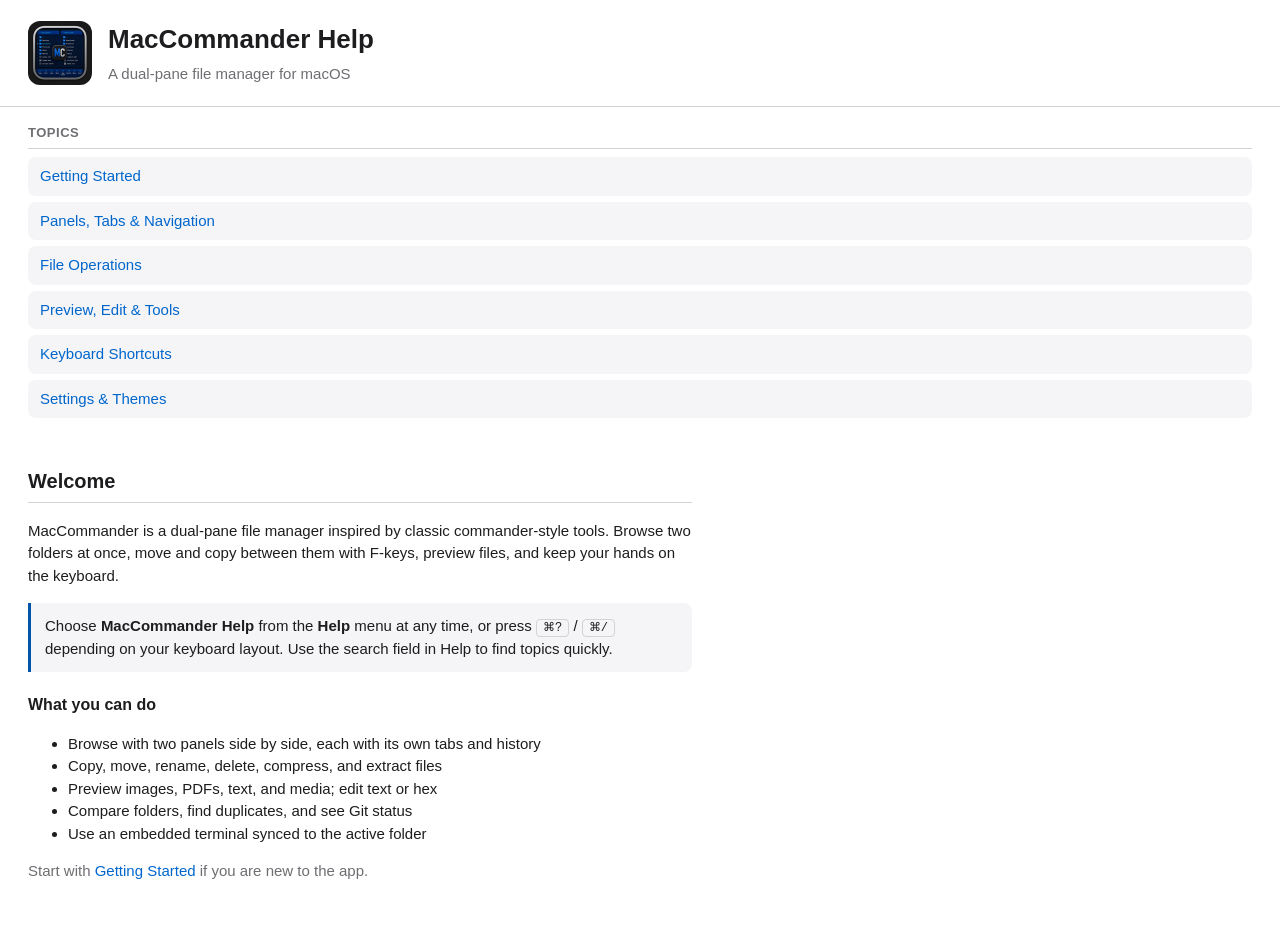
<file: MacCommander/Resources/MacCommander.help/Contents/Resources/English.lproj/index.html>
<!DOCTYPE html>
<html lang="en">
<head>
  <meta charset="utf-8">
  <meta name="viewport" content="width=device-width, initial-scale=1">
  <title>MacCommander Help</title>
  <meta name="AppleTitle" content="MacCommander Help">
  <meta name="AppleKnowledgeBaseProduct" content="MacCommander">
  <meta name="description" content="Learn how to use MacCommander, a dual-pane file manager for macOS.">
  <link rel="stylesheet" href="css/help.css">
</head>
<body>
  <header class="banner">
    <img src="../shrd/icon.png" alt="MacCommander">
    <div>
      <h1>MacCommander Help</h1>
      <p>A dual-pane file manager for macOS</p>
    </div>
  </header>

  <nav class="toc" aria-label="Topics">
    <h2>Topics</h2>
    <ul>
      <li><a href="getting-started.html">Getting Started</a></li>
      <li><a href="navigation.html">Panels, Tabs &amp; Navigation</a></li>
      <li><a href="file-operations.html">File Operations</a></li>
      <li><a href="preview-tools.html">Preview, Edit &amp; Tools</a></li>
      <li><a href="keyboard.html">Keyboard Shortcuts</a></li>
      <li><a href="settings.html">Settings &amp; Themes</a></li>
    </ul>
  </nav>

  <main>
    <a name="overview"></a>
    <h2>Welcome</h2>
    <p>
      MacCommander is a dual-pane file manager inspired by classic commander-style tools.
      Browse two folders at once, move and copy between them with F-keys, preview files,
      and keep your hands on the keyboard.
    </p>

    <div class="tip">
      Choose <strong>MacCommander Help</strong> from the <strong>Help</strong> menu at any time,
      or press <kbd>⌘?</kbd> / <kbd>⌘/</kbd> depending on your keyboard layout.
      Use the search field in Help to find topics quickly.
    </div>

    <h3>What you can do</h3>
    <ul>
      <li>Browse with two panels side by side, each with its own tabs and history</li>
      <li>Copy, move, rename, delete, compress, and extract files</li>
      <li>Preview images, PDFs, text, and media; edit text or hex</li>
      <li>Compare folders, find duplicates, and see Git status</li>
      <li>Use an embedded terminal synced to the active folder</li>
    </ul>

    <p class="muted">Start with <a href="getting-started.html">Getting Started</a> if you are new to the app.</p>
  </main>
</body>
</html>
</file>
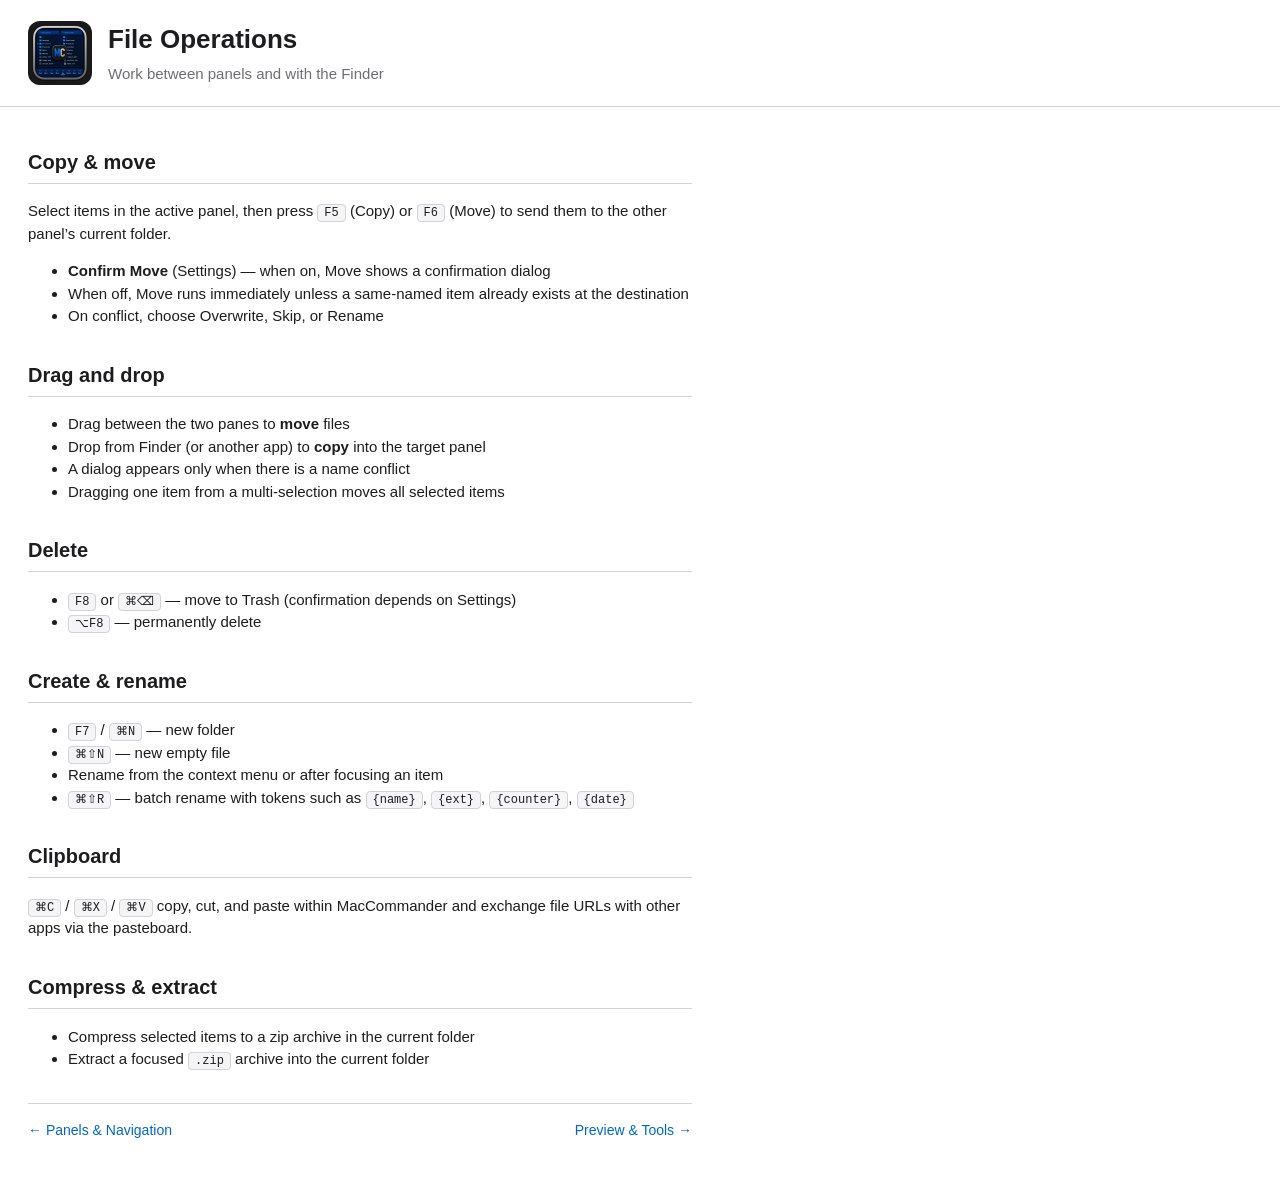
<file: MacCommander/Resources/MacCommander.help/Contents/Resources/English.lproj/file-operations.html>
<!DOCTYPE html>
<html lang="en">
<head>
  <meta charset="utf-8">
  <meta name="viewport" content="width=device-width, initial-scale=1">
  <title>File Operations — MacCommander Help</title>
  <meta name="AppleTitle" content="File Operations">
  <meta name="description" content="Copy, move, delete, rename, drag and drop, and other file actions in MacCommander.">
  <link rel="stylesheet" href="css/help.css">
</head>
<body>
  <header class="banner">
    <img src="../shrd/icon.png" alt="">
    <div>
      <h1>File Operations</h1>
      <p>Work between panels and with the Finder</p>
    </div>
  </header>

  <main>
    <a name="file-operations"></a>
    <h2>Copy &amp; move</h2>
    <p>
      Select items in the active panel, then press <kbd>F5</kbd> (Copy) or <kbd>F6</kbd> (Move)
      to send them to the other panel’s current folder.
    </p>
    <ul>
      <li><strong>Confirm Move</strong> (Settings) — when on, Move shows a confirmation dialog</li>
      <li>When off, Move runs immediately unless a same-named item already exists at the destination</li>
      <li>On conflict, choose Overwrite, Skip, or Rename</li>
    </ul>

    <h2>Drag and drop</h2>
    <ul>
      <li>Drag between the two panes to <strong>move</strong> files</li>
      <li>Drop from Finder (or another app) to <strong>copy</strong> into the target panel</li>
      <li>A dialog appears only when there is a name conflict</li>
      <li>Dragging one item from a multi-selection moves all selected items</li>
    </ul>

    <h2>Delete</h2>
    <ul>
      <li><kbd>F8</kbd> or <kbd>⌘⌫</kbd> — move to Trash (confirmation depends on Settings)</li>
      <li><kbd>⌥F8</kbd> — permanently delete</li>
    </ul>

    <h2>Create &amp; rename</h2>
    <ul>
      <li><kbd>F7</kbd> / <kbd>⌘N</kbd> — new folder</li>
      <li><kbd>⌘⇧N</kbd> — new empty file</li>
      <li>Rename from the context menu or after focusing an item</li>
      <li><kbd>⌘⇧R</kbd> — batch rename with tokens such as <code>{name}</code>, <code>{ext}</code>, <code>{counter}</code>, <code>{date}</code></li>
    </ul>

    <h2>Clipboard</h2>
    <p>
      <kbd>⌘C</kbd> / <kbd>⌘X</kbd> / <kbd>⌘V</kbd> copy, cut, and paste within MacCommander
      and exchange file URLs with other apps via the pasteboard.
    </p>

    <h2>Compress &amp; extract</h2>
    <ul>
      <li>Compress selected items to a zip archive in the current folder</li>
      <li>Extract a focused <code>.zip</code> archive into the current folder</li>
    </ul>

    <div class="page-nav">
      <a href="navigation.html">← Panels &amp; Navigation</a>
      <a href="preview-tools.html">Preview &amp; Tools →</a>
    </div>
  </main>
</body>
</html>
</file>
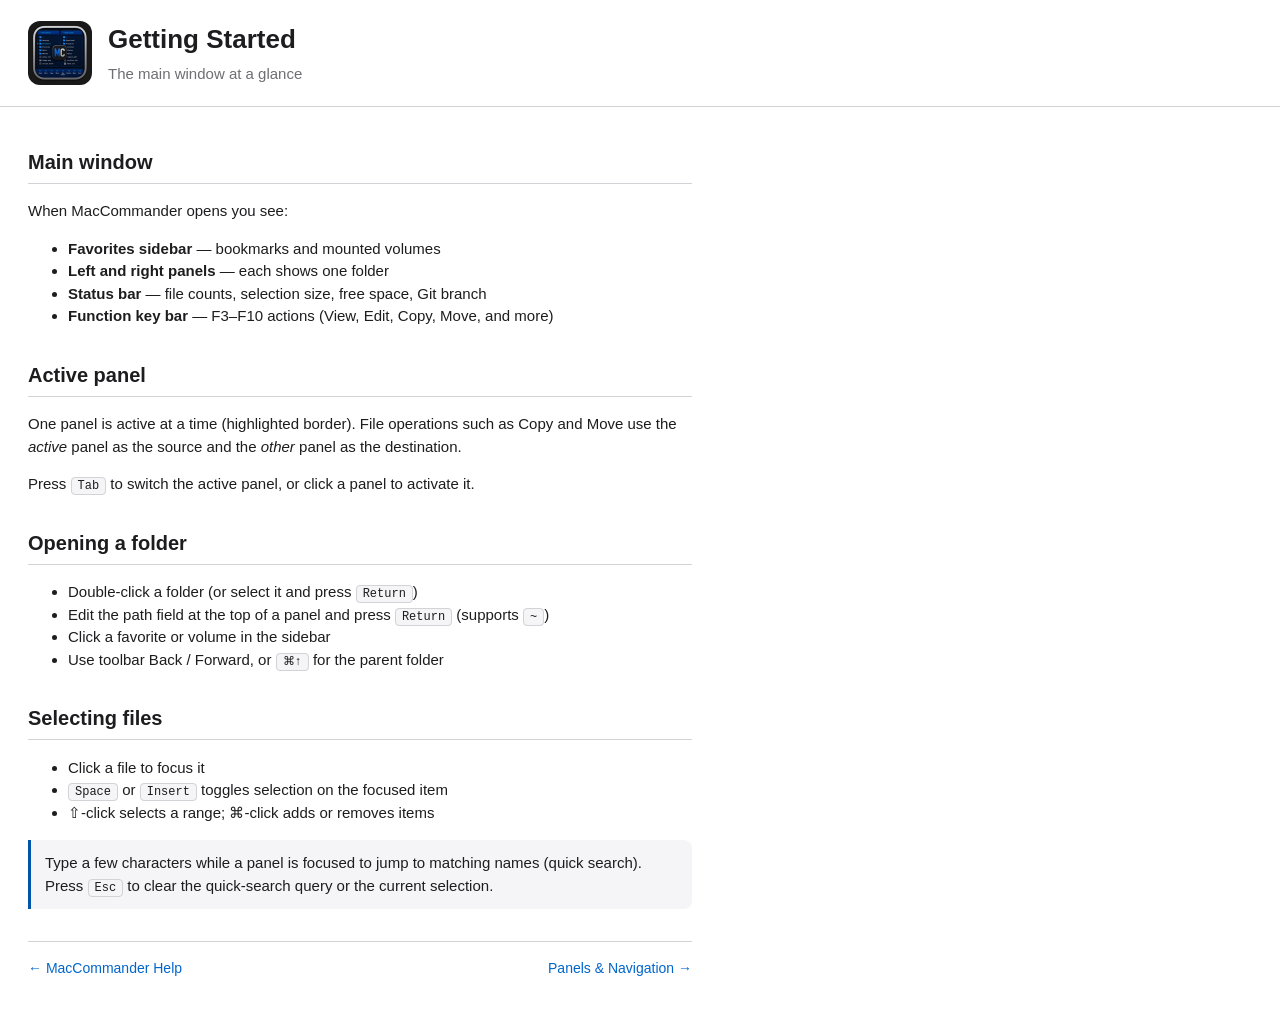
<file: MacCommander/Resources/MacCommander.help/Contents/Resources/English.lproj/getting-started.html>
<!DOCTYPE html>
<html lang="en">
<head>
  <meta charset="utf-8">
  <meta name="viewport" content="width=device-width, initial-scale=1">
  <title>Getting Started — MacCommander Help</title>
  <meta name="AppleTitle" content="Getting Started">
  <meta name="description" content="Open folders, switch panes, and learn the main MacCommander window.">
  <link rel="stylesheet" href="css/help.css">
</head>
<body>
  <header class="banner">
    <img src="../shrd/icon.png" alt="">
    <div>
      <h1>Getting Started</h1>
      <p>The main window at a glance</p>
    </div>
  </header>

  <main>
    <a name="getting-started"></a>
    <h2>Main window</h2>
    <p>When MacCommander opens you see:</p>
    <ul>
      <li><strong>Favorites sidebar</strong> — bookmarks and mounted volumes</li>
      <li><strong>Left and right panels</strong> — each shows one folder</li>
      <li><strong>Status bar</strong> — file counts, selection size, free space, Git branch</li>
      <li><strong>Function key bar</strong> — F3–F10 actions (View, Edit, Copy, Move, and more)</li>
    </ul>

    <h2>Active panel</h2>
    <p>
      One panel is active at a time (highlighted border). File operations such as Copy and Move
      use the <em>active</em> panel as the source and the <em>other</em> panel as the destination.
    </p>
    <p>Press <kbd>Tab</kbd> to switch the active panel, or click a panel to activate it.</p>

    <h2>Opening a folder</h2>
    <ul>
      <li>Double-click a folder (or select it and press <kbd>Return</kbd>)</li>
      <li>Edit the path field at the top of a panel and press <kbd>Return</kbd> (supports <code>~</code>)</li>
      <li>Click a favorite or volume in the sidebar</li>
      <li>Use toolbar Back / Forward, or <kbd>⌘↑</kbd> for the parent folder</li>
    </ul>

    <h2>Selecting files</h2>
    <ul>
      <li>Click a file to focus it</li>
      <li><kbd>Space</kbd> or <kbd>Insert</kbd> toggles selection on the focused item</li>
      <li>⇧-click selects a range; ⌘-click adds or removes items</li>
    </ul>

    <div class="tip">
      Type a few characters while a panel is focused to jump to matching names (quick search).
      Press <kbd>Esc</kbd> to clear the quick-search query or the current selection.
    </div>

    <div class="page-nav">
      <a href="index.html">← MacCommander Help</a>
      <a href="navigation.html">Panels &amp; Navigation →</a>
    </div>
  </main>
</body>
</html>
</file>
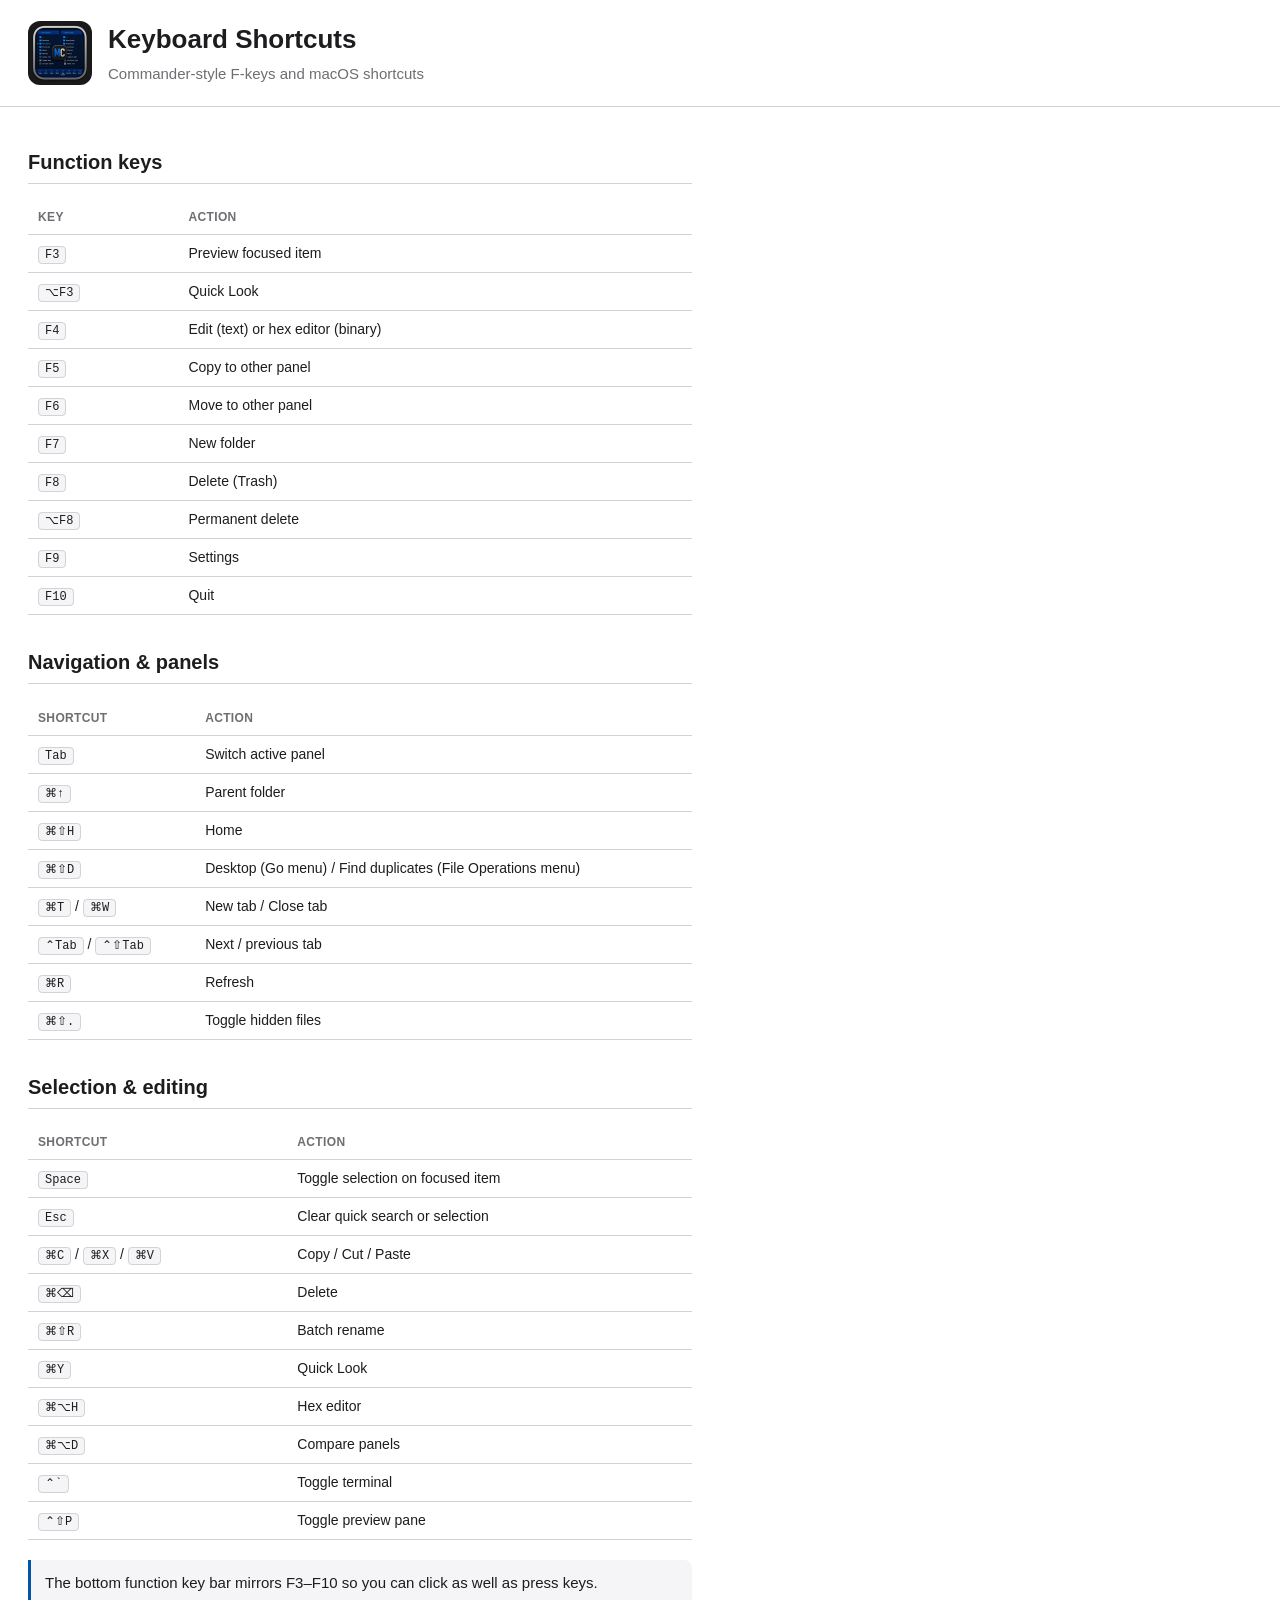
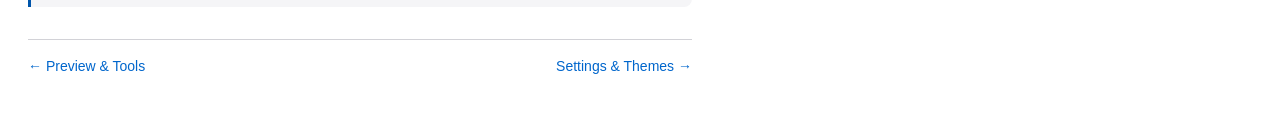
<file: MacCommander/Resources/MacCommander.help/Contents/Resources/English.lproj/keyboard.html>
<!DOCTYPE html>
<html lang="en">
<head>
  <meta charset="utf-8">
  <meta name="viewport" content="width=device-width, initial-scale=1">
  <title>Keyboard Shortcuts — MacCommander Help</title>
  <meta name="AppleTitle" content="Keyboard Shortcuts">
  <meta name="description" content="Complete list of MacCommander keyboard shortcuts and function keys.">
  <link rel="stylesheet" href="css/help.css">
</head>
<body>
  <header class="banner">
    <img src="../shrd/icon.png" alt="">
    <div>
      <h1>Keyboard Shortcuts</h1>
      <p>Commander-style F-keys and macOS shortcuts</p>
    </div>
  </header>

  <main>
    <a name="keyboard"></a>
    <h2>Function keys</h2>
    <table>
      <thead>
        <tr><th>Key</th><th>Action</th></tr>
      </thead>
      <tbody>
        <tr><td><kbd>F3</kbd></td><td>Preview focused item</td></tr>
        <tr><td><kbd>⌥F3</kbd></td><td>Quick Look</td></tr>
        <tr><td><kbd>F4</kbd></td><td>Edit (text) or hex editor (binary)</td></tr>
        <tr><td><kbd>F5</kbd></td><td>Copy to other panel</td></tr>
        <tr><td><kbd>F6</kbd></td><td>Move to other panel</td></tr>
        <tr><td><kbd>F7</kbd></td><td>New folder</td></tr>
        <tr><td><kbd>F8</kbd></td><td>Delete (Trash)</td></tr>
        <tr><td><kbd>⌥F8</kbd></td><td>Permanent delete</td></tr>
        <tr><td><kbd>F9</kbd></td><td>Settings</td></tr>
        <tr><td><kbd>F10</kbd></td><td>Quit</td></tr>
      </tbody>
    </table>

    <h2>Navigation &amp; panels</h2>
    <table>
      <thead>
        <tr><th>Shortcut</th><th>Action</th></tr>
      </thead>
      <tbody>
        <tr><td><kbd>Tab</kbd></td><td>Switch active panel</td></tr>
        <tr><td><kbd>⌘↑</kbd></td><td>Parent folder</td></tr>
        <tr><td><kbd>⌘⇧H</kbd></td><td>Home</td></tr>
        <tr><td><kbd>⌘⇧D</kbd></td><td>Desktop (Go menu) / Find duplicates (File Operations menu)</td></tr>
        <tr><td><kbd>⌘T</kbd> / <kbd>⌘W</kbd></td><td>New tab / Close tab</td></tr>
        <tr><td><kbd>⌃Tab</kbd> / <kbd>⌃⇧Tab</kbd></td><td>Next / previous tab</td></tr>
        <tr><td><kbd>⌘R</kbd></td><td>Refresh</td></tr>
        <tr><td><kbd>⌘⇧.</kbd></td><td>Toggle hidden files</td></tr>
      </tbody>
    </table>

    <h2>Selection &amp; editing</h2>
    <table>
      <thead>
        <tr><th>Shortcut</th><th>Action</th></tr>
      </thead>
      <tbody>
        <tr><td><kbd>Space</kbd></td><td>Toggle selection on focused item</td></tr>
        <tr><td><kbd>Esc</kbd></td><td>Clear quick search or selection</td></tr>
        <tr><td><kbd>⌘C</kbd> / <kbd>⌘X</kbd> / <kbd>⌘V</kbd></td><td>Copy / Cut / Paste</td></tr>
        <tr><td><kbd>⌘⌫</kbd></td><td>Delete</td></tr>
        <tr><td><kbd>⌘⇧R</kbd></td><td>Batch rename</td></tr>
        <tr><td><kbd>⌘Y</kbd></td><td>Quick Look</td></tr>
        <tr><td><kbd>⌘⌥H</kbd></td><td>Hex editor</td></tr>
        <tr><td><kbd>⌘⌥D</kbd></td><td>Compare panels</td></tr>
        <tr><td><kbd>⌃`</kbd></td><td>Toggle terminal</td></tr>
        <tr><td><kbd>⌃⇧P</kbd></td><td>Toggle preview pane</td></tr>
      </tbody>
    </table>

    <div class="tip">
      The bottom function key bar mirrors F3–F10 so you can click as well as press keys.
    </div>

    <div class="page-nav">
      <a href="preview-tools.html">← Preview &amp; Tools</a>
      <a href="settings.html">Settings &amp; Themes →</a>
    </div>
  </main>
</body>
</html>
</file>
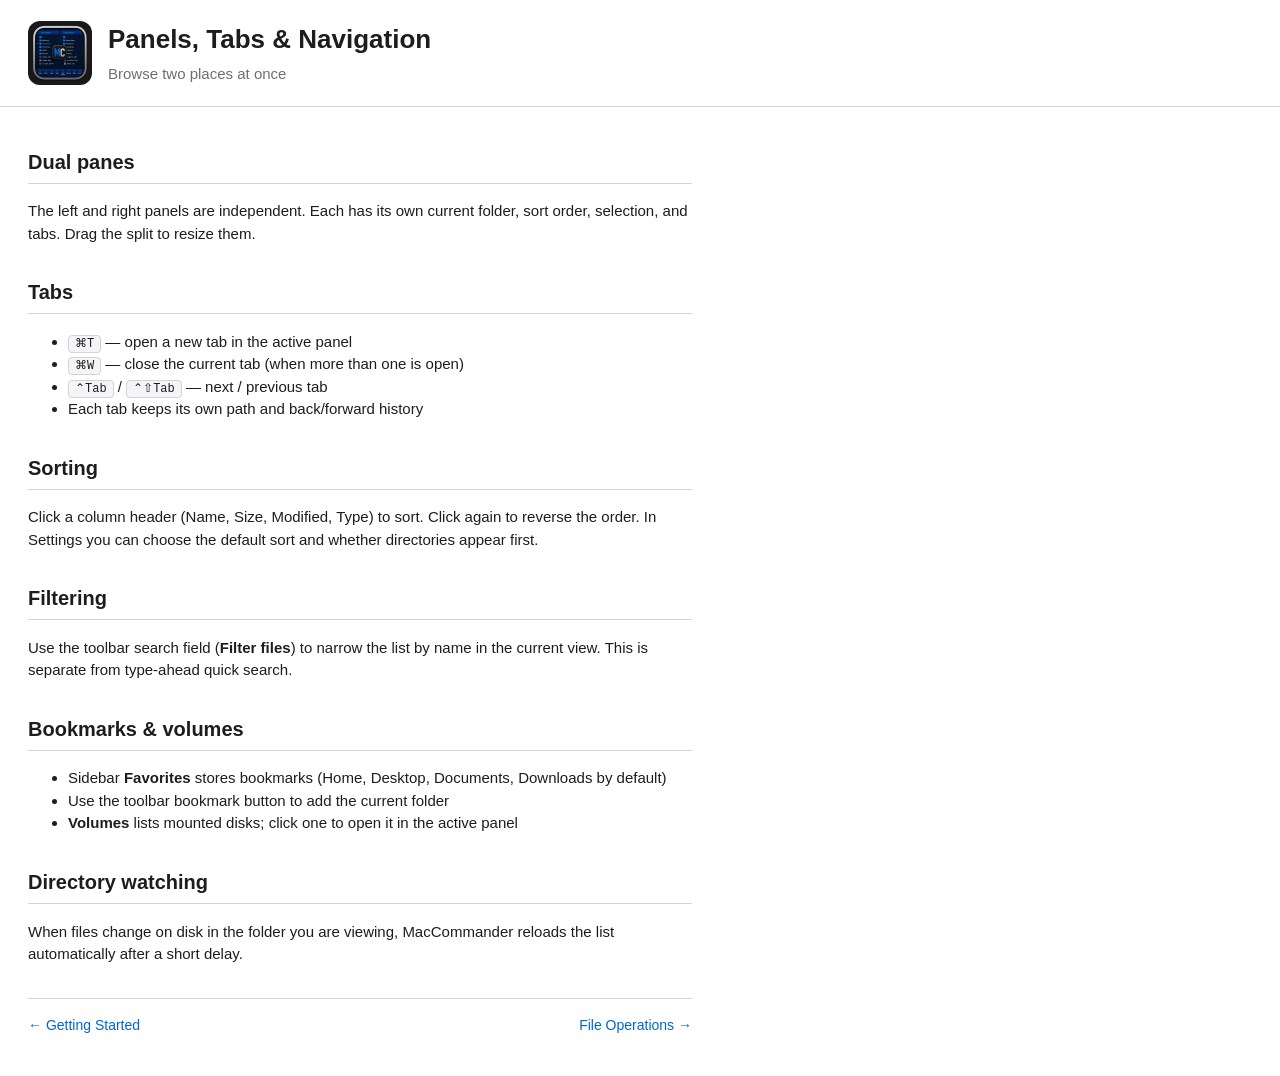
<file: MacCommander/Resources/MacCommander.help/Contents/Resources/English.lproj/navigation.html>
<!DOCTYPE html>
<html lang="en">
<head>
  <meta charset="utf-8">
  <meta name="viewport" content="width=device-width, initial-scale=1">
  <title>Panels, Tabs &amp; Navigation — MacCommander Help</title>
  <meta name="AppleTitle" content="Panels, Tabs and Navigation">
  <meta name="description" content="Use dual panes, tabs, sorting, filtering, and folder history in MacCommander.">
  <link rel="stylesheet" href="css/help.css">
</head>
<body>
  <header class="banner">
    <img src="../shrd/icon.png" alt="">
    <div>
      <h1>Panels, Tabs &amp; Navigation</h1>
      <p>Browse two places at once</p>
    </div>
  </header>

  <main>
    <a name="navigation"></a>
    <h2>Dual panes</h2>
    <p>
      The left and right panels are independent. Each has its own current folder, sort order,
      selection, and tabs. Drag the split to resize them.
    </p>

    <h2>Tabs</h2>
    <ul>
      <li><kbd>⌘T</kbd> — open a new tab in the active panel</li>
      <li><kbd>⌘W</kbd> — close the current tab (when more than one is open)</li>
      <li><kbd>⌃Tab</kbd> / <kbd>⌃⇧Tab</kbd> — next / previous tab</li>
      <li>Each tab keeps its own path and back/forward history</li>
    </ul>

    <h2>Sorting</h2>
    <p>
      Click a column header (Name, Size, Modified, Type) to sort. Click again to reverse the order.
      In Settings you can choose the default sort and whether directories appear first.
    </p>

    <h2>Filtering</h2>
    <p>
      Use the toolbar search field (<strong>Filter files</strong>) to narrow the list by name
      in the current view. This is separate from type-ahead quick search.
    </p>

    <h2>Bookmarks &amp; volumes</h2>
    <ul>
      <li>Sidebar <strong>Favorites</strong> stores bookmarks (Home, Desktop, Documents, Downloads by default)</li>
      <li>Use the toolbar bookmark button to add the current folder</li>
      <li><strong>Volumes</strong> lists mounted disks; click one to open it in the active panel</li>
    </ul>

    <h2>Directory watching</h2>
    <p>
      When files change on disk in the folder you are viewing, MacCommander reloads the list
      automatically after a short delay.
    </p>

    <div class="page-nav">
      <a href="getting-started.html">← Getting Started</a>
      <a href="file-operations.html">File Operations →</a>
    </div>
  </main>
</body>
</html>
</file>
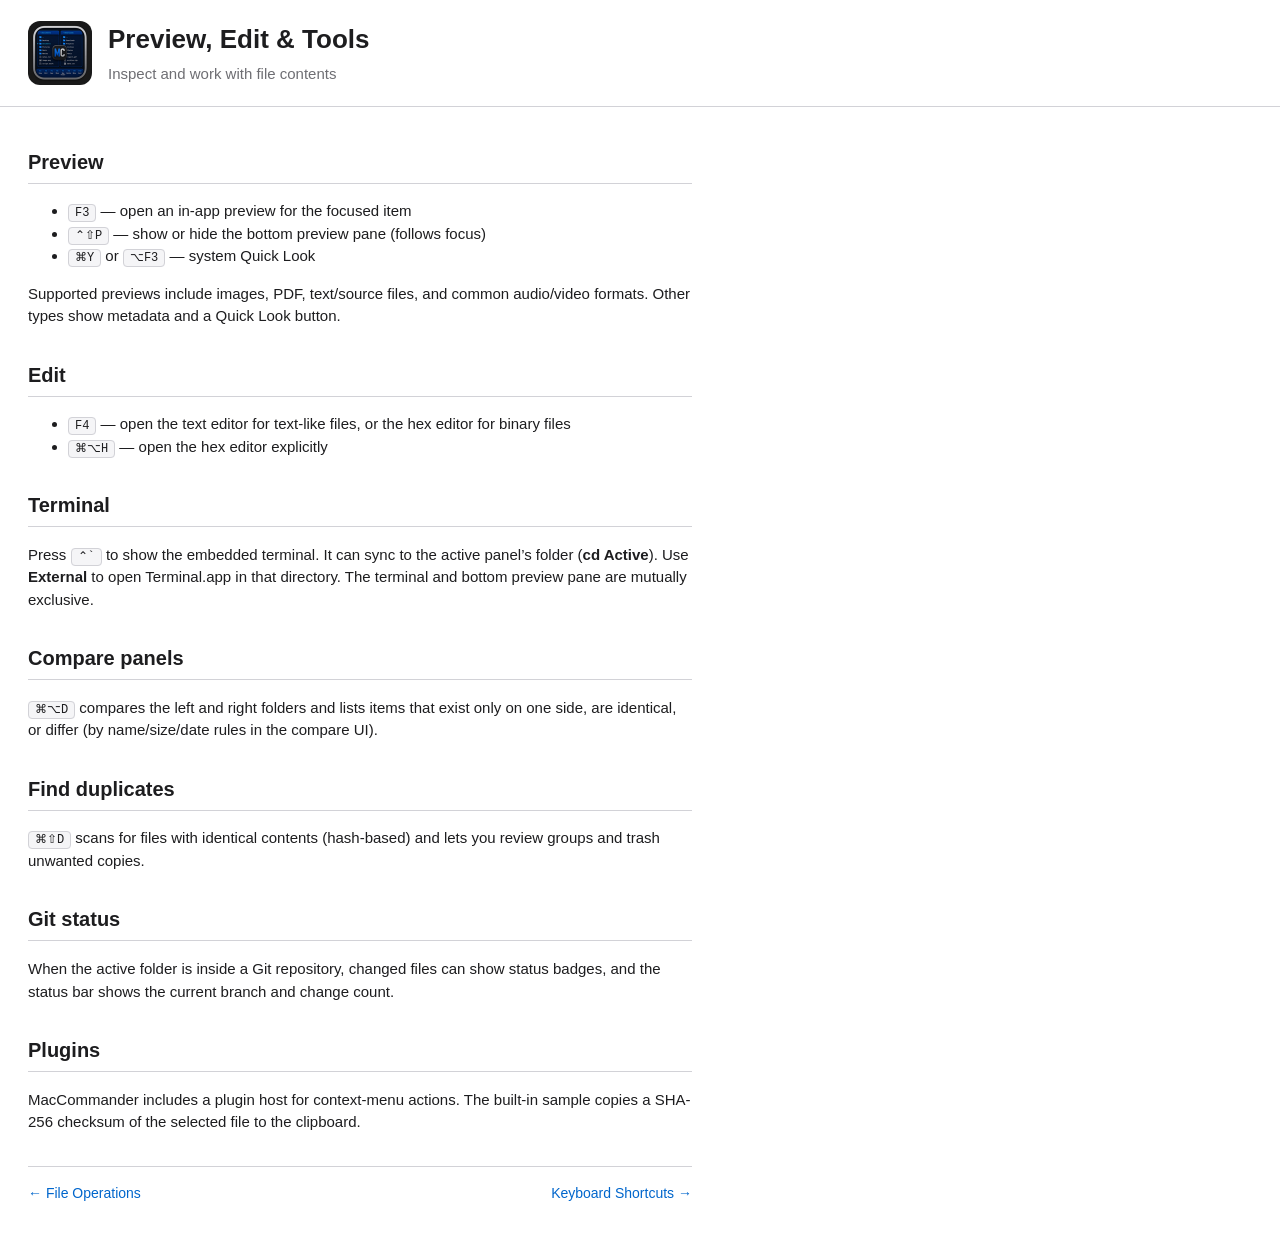
<file: MacCommander/Resources/MacCommander.help/Contents/Resources/English.lproj/preview-tools.html>
<!DOCTYPE html>
<html lang="en">
<head>
  <meta charset="utf-8">
  <meta name="viewport" content="width=device-width, initial-scale=1">
  <title>Preview, Edit &amp; Tools — MacCommander Help</title>
  <meta name="AppleTitle" content="Preview Edit and Tools">
  <meta name="description" content="Preview files, edit text or hex, use the terminal, compare folders, and find duplicates.">
  <link rel="stylesheet" href="css/help.css">
</head>
<body>
  <header class="banner">
    <img src="../shrd/icon.png" alt="">
    <div>
      <h1>Preview, Edit &amp; Tools</h1>
      <p>Inspect and work with file contents</p>
    </div>
  </header>

  <main>
    <a name="preview"></a>
    <h2>Preview</h2>
    <ul>
      <li><kbd>F3</kbd> — open an in-app preview for the focused item</li>
      <li><kbd>⌃⇧P</kbd> — show or hide the bottom preview pane (follows focus)</li>
      <li><kbd>⌘Y</kbd> or <kbd>⌥F3</kbd> — system Quick Look</li>
    </ul>
    <p>
      Supported previews include images, PDF, text/source files, and common audio/video formats.
      Other types show metadata and a Quick Look button.
    </p>

    <h2>Edit</h2>
    <ul>
      <li><kbd>F4</kbd> — open the text editor for text-like files, or the hex editor for binary files</li>
      <li><kbd>⌘⌥H</kbd> — open the hex editor explicitly</li>
    </ul>

    <h2>Terminal</h2>
    <p>
      Press <kbd>⌃`</kbd> to show the embedded terminal. It can sync to the active panel’s folder
      (<strong>cd Active</strong>). Use <strong>External</strong> to open Terminal.app in that directory.
      The terminal and bottom preview pane are mutually exclusive.
    </p>

    <h2>Compare panels</h2>
    <p>
      <kbd>⌘⌥D</kbd> compares the left and right folders and lists items that exist only on one side,
      are identical, or differ (by name/size/date rules in the compare UI).
    </p>

    <h2>Find duplicates</h2>
    <p>
      <kbd>⌘⇧D</kbd> scans for files with identical contents (hash-based) and lets you review groups
      and trash unwanted copies.
    </p>

    <h2>Git status</h2>
    <p>
      When the active folder is inside a Git repository, changed files can show status badges,
      and the status bar shows the current branch and change count.
    </p>

    <h2>Plugins</h2>
    <p>
      MacCommander includes a plugin host for context-menu actions. The built-in sample copies a
      SHA-256 checksum of the selected file to the clipboard.
    </p>

    <div class="page-nav">
      <a href="file-operations.html">← File Operations</a>
      <a href="keyboard.html">Keyboard Shortcuts →</a>
    </div>
  </main>
</body>
</html>
</file>
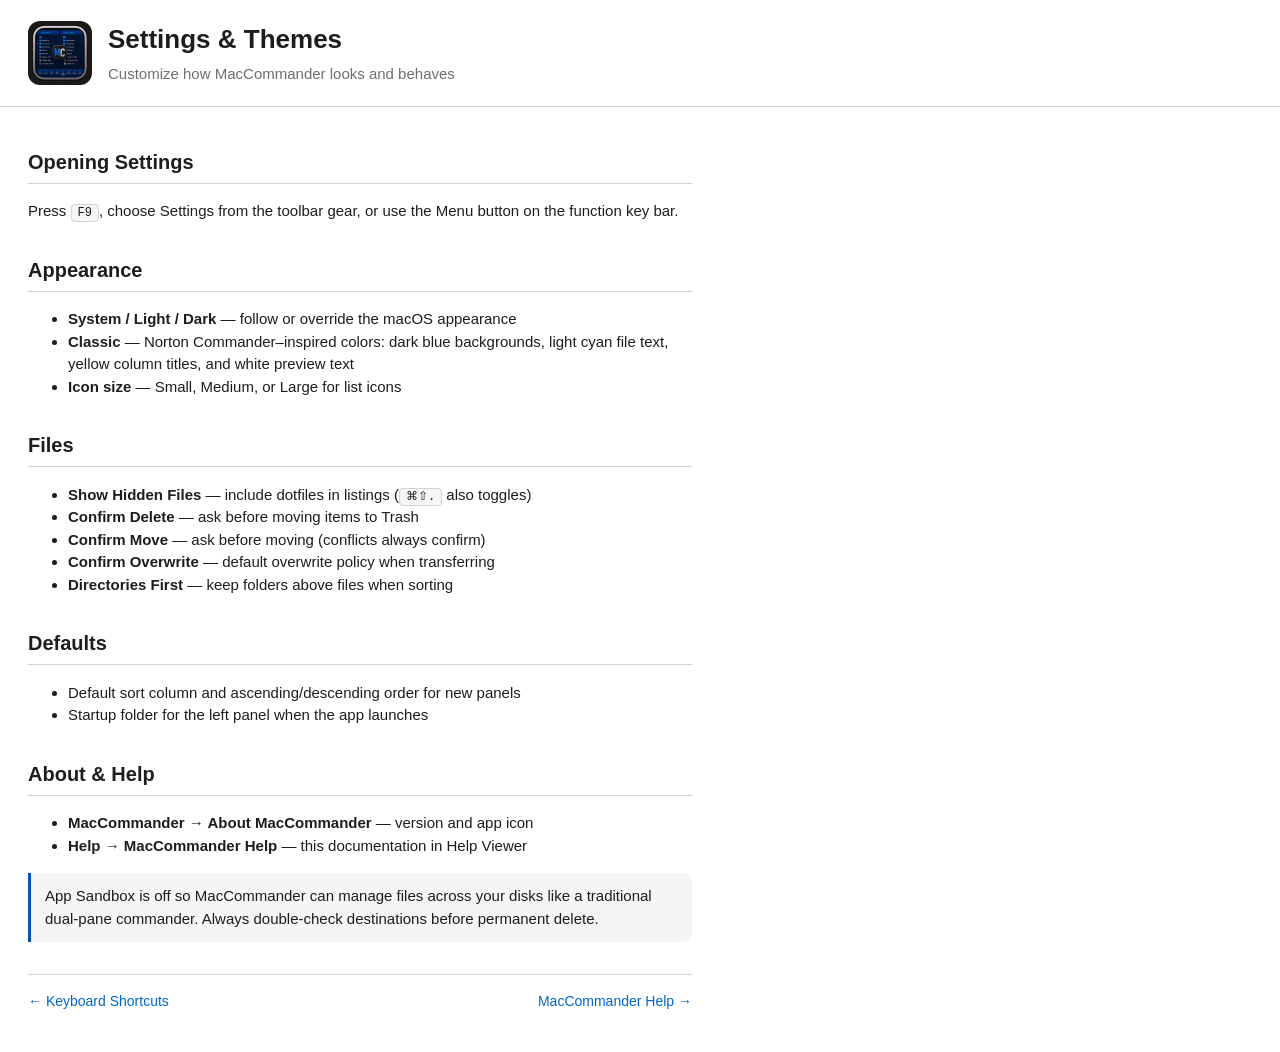
<file: MacCommander/Resources/MacCommander.help/Contents/Resources/English.lproj/settings.html>
<!DOCTYPE html>
<html lang="en">
<head>
  <meta charset="utf-8">
  <meta name="viewport" content="width=device-width, initial-scale=1">
  <title>Settings &amp; Themes — MacCommander Help</title>
  <meta name="AppleTitle" content="Settings and Themes">
  <meta name="description" content="Configure appearance, Classic theme, confirmations, sorting, and startup folder.">
  <link rel="stylesheet" href="css/help.css">
</head>
<body>
  <header class="banner">
    <img src="../shrd/icon.png" alt="">
    <div>
      <h1>Settings &amp; Themes</h1>
      <p>Customize how MacCommander looks and behaves</p>
    </div>
  </header>

  <main>
    <a name="settings"></a>
    <h2>Opening Settings</h2>
    <p>
      Press <kbd>F9</kbd>, choose Settings from the toolbar gear, or use the Menu button on the
      function key bar.
    </p>

    <h2>Appearance</h2>
    <ul>
      <li><strong>System / Light / Dark</strong> — follow or override the macOS appearance</li>
      <li>
        <strong>Classic</strong> — Norton Commander–inspired colors: dark blue backgrounds,
        light cyan file text, yellow column titles, and white preview text
      </li>
      <li><strong>Icon size</strong> — Small, Medium, or Large for list icons</li>
    </ul>

    <h2>Files</h2>
    <ul>
      <li><strong>Show Hidden Files</strong> — include dotfiles in listings (<kbd>⌘⇧.</kbd> also toggles)</li>
      <li><strong>Confirm Delete</strong> — ask before moving items to Trash</li>
      <li><strong>Confirm Move</strong> — ask before moving (conflicts always confirm)</li>
      <li><strong>Confirm Overwrite</strong> — default overwrite policy when transferring</li>
      <li><strong>Directories First</strong> — keep folders above files when sorting</li>
    </ul>

    <h2>Defaults</h2>
    <ul>
      <li>Default sort column and ascending/descending order for new panels</li>
      <li>Startup folder for the left panel when the app launches</li>
    </ul>

    <h2>About &amp; Help</h2>
    <ul>
      <li><strong>MacCommander → About MacCommander</strong> — version and app icon</li>
      <li><strong>Help → MacCommander Help</strong> — this documentation in Help Viewer</li>
    </ul>

    <div class="tip">
      App Sandbox is off so MacCommander can manage files across your disks like a traditional
      dual-pane commander. Always double-check destinations before permanent delete.
    </div>

    <div class="page-nav">
      <a href="keyboard.html">← Keyboard Shortcuts</a>
      <a href="index.html">MacCommander Help →</a>
    </div>
  </main>
</body>
</html>
</file>
<file: MacCommander/Resources/MacCommander.help/Contents/Resources/English.lproj/css/help.css>
/* MacCommander Help */

:root {
  color-scheme: light dark;
  --bg: #ffffff;
  --text: #1d1d1f;
  --muted: #6e6e73;
  --link: #0066cc;
  --border: #d2d2d7;
  --code-bg: #f5f5f7;
  --accent: #0055aa;
}

@media (prefers-color-scheme: dark) {
  :root {
    --bg: #1c1c1e;
    --text: #f5f5f7;
    --muted: #a1a1a6;
    --link: #6cb6ff;
    --border: #3a3a3c;
    --code-bg: #2c2c2e;
    --accent: #6cb6ff;
  }
}

* { box-sizing: border-box; }

body {
  margin: 0;
  padding: 0;
  font: 15px/1.5 -apple-system, BlinkMacSystemFont, "Helvetica Neue", Helvetica, Arial, sans-serif;
  color: var(--text);
  background: var(--bg);
}

a { color: var(--link); text-decoration: none; }
a:hover { text-decoration: underline; }

.banner {
  display: flex;
  gap: 16px;
  align-items: center;
  padding: 20px 28px;
  border-bottom: 1px solid var(--border);
}

.banner img {
  width: 64px;
  height: 64px;
  border-radius: 12px;
}

.banner h1 {
  margin: 0;
  font-size: 26px;
  font-weight: 600;
}

.banner p {
  margin: 4px 0 0;
  color: var(--muted);
}

nav.toc {
  padding: 16px 28px 8px;
}

nav.toc h2 {
  font-size: 13px;
  text-transform: uppercase;
  letter-spacing: 0.04em;
  color: var(--muted);
  margin: 0 0 8px;
}

nav.toc ul {
  margin: 0;
  padding: 0;
  list-style: none;
  display: grid;
  gap: 6px;
}

nav.toc a {
  display: block;
  padding: 8px 12px;
  border-radius: 8px;
  background: var(--code-bg);
}

main {
  max-width: 720px;
  padding: 8px 28px 40px;
}

h2 {
  margin-top: 1.6em;
  font-size: 20px;
  border-bottom: 1px solid var(--border);
  padding-bottom: 6px;
}

h3 {
  margin-top: 1.3em;
  font-size: 16px;
}

p, li { color: var(--text); }

.muted { color: var(--muted); }

table {
  width: 100%;
  border-collapse: collapse;
  margin: 12px 0 20px;
  font-size: 14px;
}

th, td {
  text-align: left;
  padding: 8px 10px;
  border-bottom: 1px solid var(--border);
  vertical-align: top;
}

th {
  font-weight: 600;
  color: var(--muted);
  font-size: 12px;
  text-transform: uppercase;
  letter-spacing: 0.03em;
}

kbd, code {
  font-family: ui-monospace, Menlo, monospace;
  font-size: 12px;
  background: var(--code-bg);
  padding: 1px 6px;
  border-radius: 4px;
  border: 1px solid var(--border);
}

.page-nav {
  margin-top: 32px;
  padding-top: 16px;
  border-top: 1px solid var(--border);
  display: flex;
  justify-content: space-between;
  gap: 12px;
  font-size: 14px;
}

.tip {
  margin: 16px 0;
  padding: 12px 14px;
  border-left: 3px solid var(--accent);
  background: var(--code-bg);
  border-radius: 0 8px 8px 0;
}
</file>
